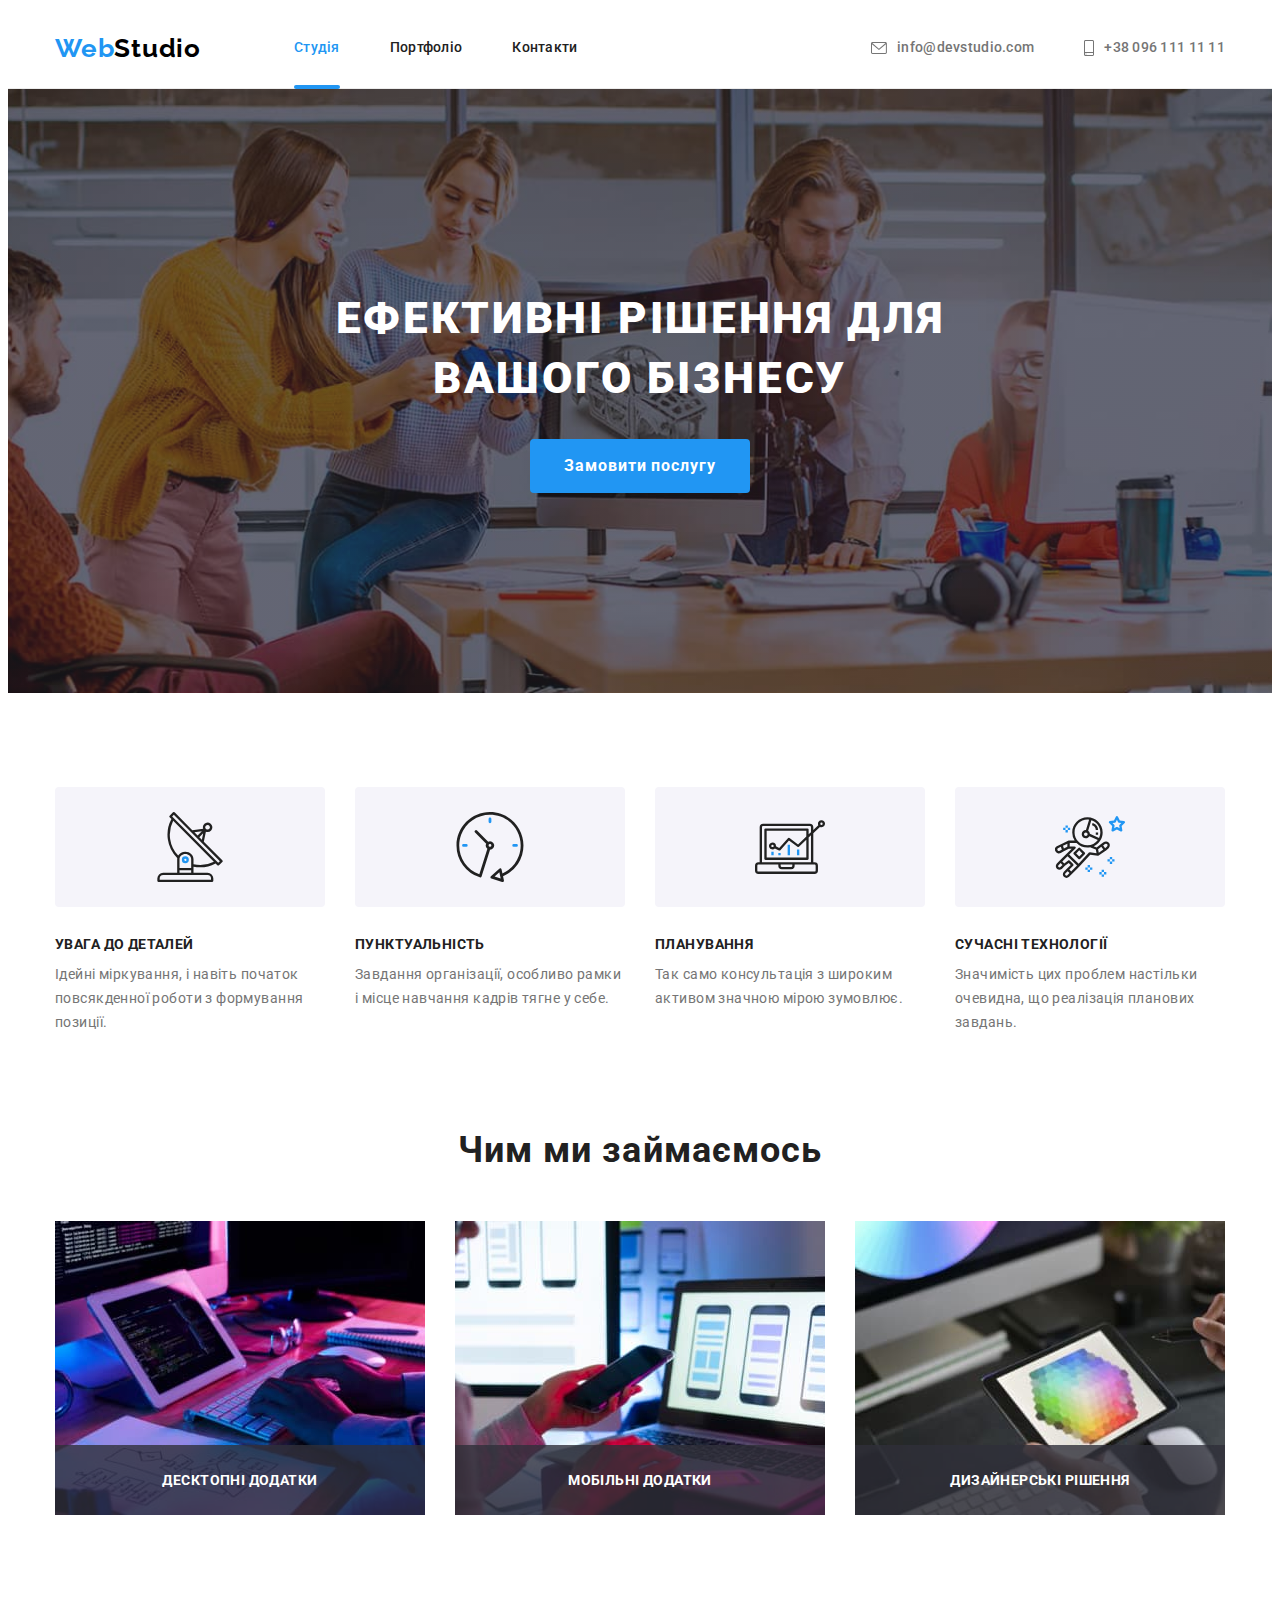
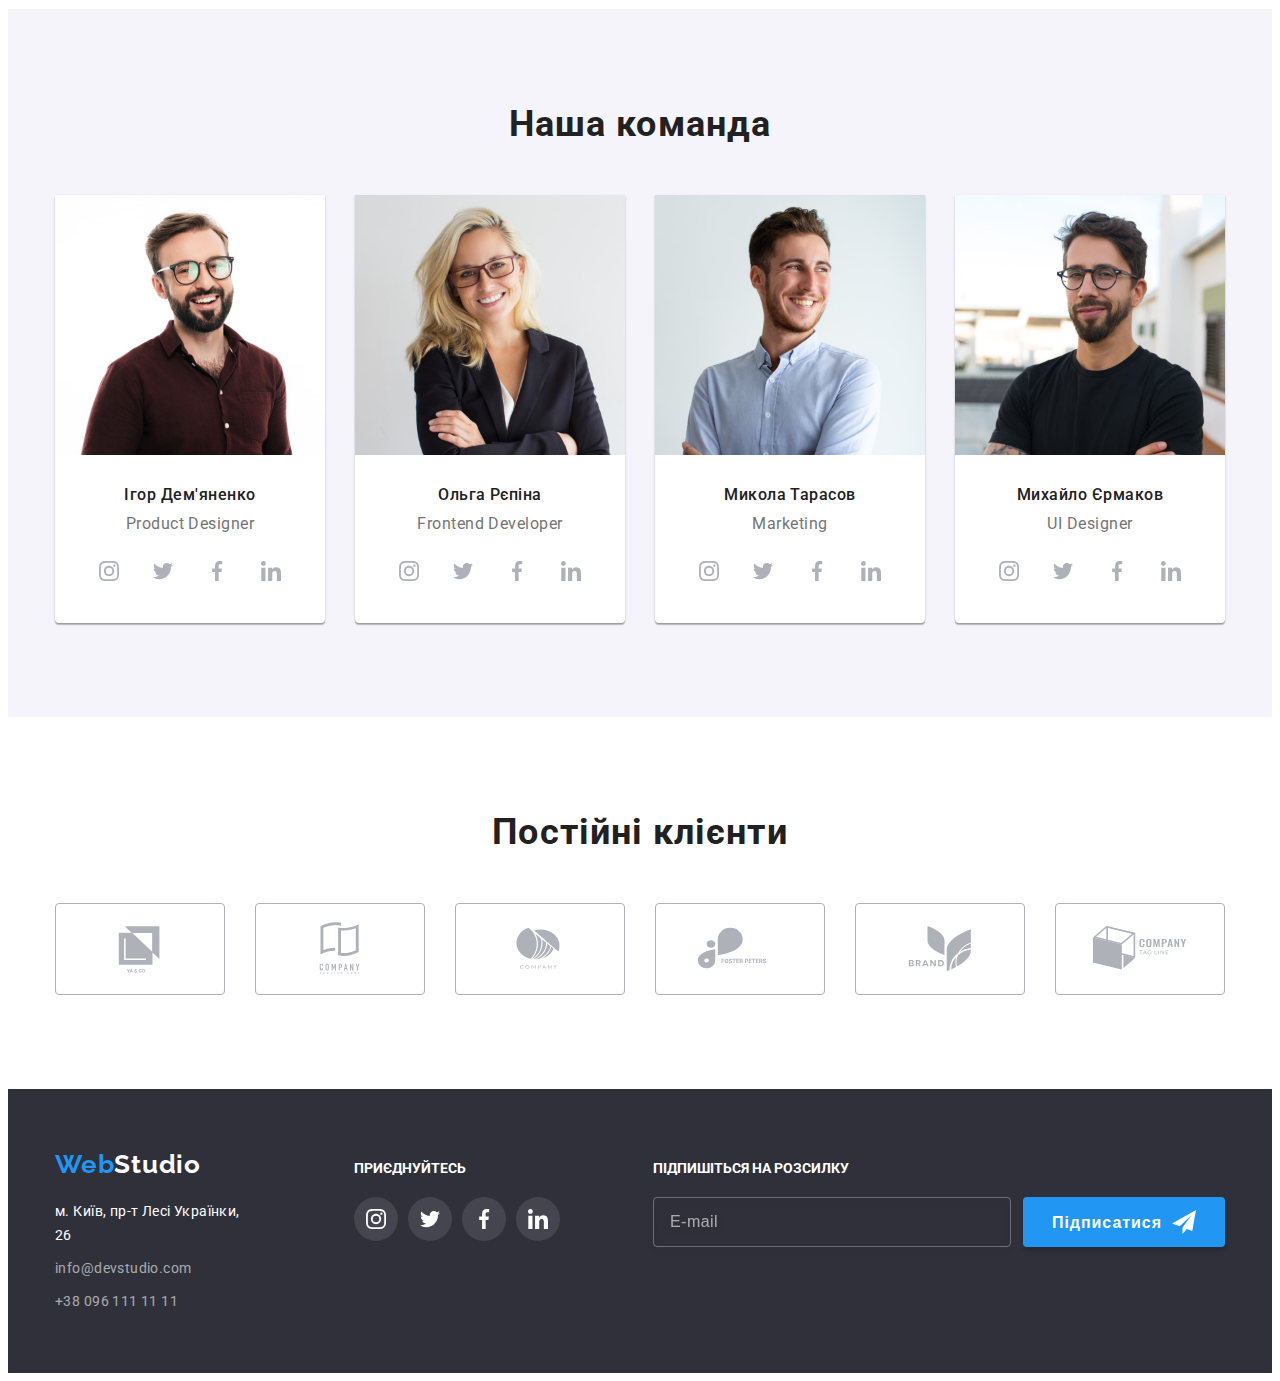
<file: index.html>
<!DOCTYPE html>
<html lang="uk">
  <head>
    <meta charset="UTF-8" />
    <meta http-equiv="X-UA-Compatible" content="IE=edge" />
    <meta name="viewport" content="width=device-width, initial-scale=1.0" />
    <title>webstudio</title>
    <link rel="preconnect" href="https://fonts.googleapis.com" />
    <link rel="preconnect" href="https://fonts.gstatic.com" crossorigin />
    <link
      href="https://fonts.googleapis.com/css2?family=Raleway:wght@700&family=Roboto:wght@400;500;700;900&display=swap"
      rel="stylesheet"
    />
    <link
      rel="stylesheet"
      href="https://cdnjs.cloudflare.com/ajax/libs/modern-normalize/1.1.0/modern-normalize.min.css"
      integrity="sha512-wpPYUAdjBVSE4KJnH1VR1HeZfpl1ub8YT/NKx4PuQ5NmX2tKuGu6U/JRp5y+Y8XG2tV+wKQpNHVUX03MfMFn9Q=="
      crossorigin="anonymous"
      referrerpolicy="no-referrer"
    />
    <link rel="stylesheet" href="./css/styles.css" />
  </head>
  <body>
    <header class="header">
      <div class="container header-container">
        <nav class="header-navigation">
          <a class="header-logo link" href="./index.html"
            ><span class="logo-accent">Web</span>Studio</a
          >
          <ul class="container-links list">
            <li class="list-navi">
              <a class="header-link current" href="./index.html">Студія</a>
            </li>
            <li>
              <a class="header-link" href="./portfolio.html">Портфоліо</a>
            </li>
            <li>
              <a class="header-link" href="#">Контакти</a>
            </li>
          </ul>
        </nav>
        <ul class="header-contact list">
          <li>
            <a class="contact-mail" href="mailto:info@devstudio.com">
              <svg class="icon-mail" width="16" height="12">
                <use href="./images/icons.svg#icon-mail"></use>
              </svg>
              info@devstudio.com</a
            >
          </li>
          <li>
            <a class="contact-tel" href="tel:+380961111111">
              <svg class="icon-tel" width="10" height="16">
                <use href="./images/icons.svg#icon-smartphone"></use>
              </svg>
              +38 096 111 11 11</a
            >
          </li>
        </ul>
      </div>
    </header>
    <main class="main">
      <section class="section-hero">
        <h1 class="headline">
          Ефективні рішення для <br />
          вашого бізнесу
        </h1>
        <button class="btn" type="button" data-modal-open>
          Замовити послугу
        </button>
      </section>
      <section class="section section-benefits">
        <div class="cont-benefits container">
          <h2 class="subject visually-hidden">наші переваги</h2>
          <ul class="benefits-list list">
            <li class="benefits-item">
              <div class="benefits-icon">
                <svg width="70" height="70">
                  <use href="./images/icons.svg#icon-antenna"></use>
                </svg>
              </div>
              <h3 class="subtitle">Увага до деталей</h3>
              <p class="text">
                Ідейні міркування, і навіть початок повсякденної роботи з
                формування позиції.
              </p>
            </li>
            <li class="benefits-item">
              <div class="benefits-icon">
                <svg width="70" height="70">
                  <use href="./images/icons.svg#icon-clock"></use>
                </svg>
              </div>
              <h3 class="subtitle">Пунктуальність</h3>
              <p class="text">
                Завдання організації, особливо рамки і місце навчання кадрів
                тягне у себе.
              </p>
            </li>
            <li class="benefits-item">
              <div class="benefits-icon">
                <svg width="70" height="70">
                  <use href="./images/icons.svg#icon-diagram"></use>
                </svg>
              </div>
              <h3 class="subtitle">Планування</h3>
              <p class="text">
                Так само консультація з широким активом значною мірою зумовлює.
              </p>
            </li>
            <li class="benefits-item">
              <div class="benefits-icon">
                <svg width="70" height="70">
                  <use href="./images/icons.svg#icon-astronaut"></use>
                </svg>
              </div>
              <h3 class="subtitle">Сучасні технології</h3>
              <p class="text">
                Значимість цих проблем настільки очевидна, що реалізація
                планових завдань.
              </p>
            </li>
          </ul>
        </div>
      </section>
      <section class="section section-work">
        <div class="container">
          <h3 class="middle-section">Чим ми займаємось</h3>
          <ul class="work-list list">
            <li>
              <img
                src="./images/hw_img1.jpg"
                alt="людина програмує перед монітором"
                width="370"
                height="294"
              />
              <div class="work-lable">
                <h4 class="work-title">Десктопні додатки</h4>
              </div>
            </li>
            <li>
              <img
                src="./images/hw_img2.jpg"
                alt="людина працює за ноутбуком та смартфоном"
                width="370"
                height="294"
              />
              <div class="work-lable">
                <h4 class="work-title">Мобільні додатки</h4>
              </div>
            </li>
            <li>
              <img
                src="./images/hw_img3.jpg"
                alt="людина працює на планшеті"
                width="370"
                height="294"
              />
              <div class="work-lable">
                <h4 class="work-title">Дизайнерські рішення</h4>
              </div>
            </li>
          </ul>
        </div>
      </section>
      <section class="section section-team">
        <div class="team-section container">
          <h2 class="team-title">Наша команда</h2>
          <ul class="team-book list">
            <li class="team-list">
              <img
                src="./images/worker1.jpg"
                alt="чоловік в окулярах"
                width="270"
                height="260"
              />
              <div class="team-name">
                <h3 class="team-subtitle">Ігор Дем'яненко</h3>
                <p class="team-text">Product Designer</p>
                <ul class="team-soc-list list">
                  <li class="team-soc-item">
                    <a
                      href="#"
                      class="team-soc-link link"
                      target="_blank"
                      rel="noopener noreferrer nofollow"
                    >
                      <svg class="team-soc-icon" width="20" height="20">
                        <use href="./images/icons.svg#icon-instagram"></use>
                      </svg>
                    </a>
                  </li>
                  <li class="team-soc-item">
                    <a
                      href="#"
                      class="team-soc-link link"
                      target="_blank"
                      rel="noopener noreferrer nofollow"
                    >
                      <svg class="team-soc-icon" width="20" height="20">
                        <use href="./images/icons.svg#icon-twitter"></use>
                      </svg>
                    </a>
                  </li>
                  <li class="team-soc-item">
                    <a
                      href="#"
                      class="team-soc-link link"
                      target="_blank"
                      rel="noopener noreferrer nofollow"
                    >
                      <svg class="team-soc-icon" width="20" height="20">
                        <use href="./images/icons.svg#icon-facebook"></use>
                      </svg>
                    </a>
                  </li>
                  <li class="team-soc-item">
                    <a
                      href="#"
                      class="team-soc-link link"
                      target="_blank"
                      rel="noopener noreferrer nofollow"
                    >
                      <svg class="team-soc-icon" width="20" height="20">
                        <use href="./images/icons.svg#icon-linkedin"></use>
                      </svg>
                    </a>
                  </li>
                </ul>
              </div>
            </li>
            <li class="team-list">
              <img
                src="./images/worker2.jpg"
                alt="жінка в окулярах"
                width="270"
                height="260"
              />
              <div class="team-name">
                <h3 class="team-subtitle">Ольга Рєпіна</h3>
                <p class="team-text">Frontend Developer</p>
                <ul class="team-soc-list list">
                  <li class="team-soc-item">
                    <a
                      href="#"
                      class="team-soc-link link"
                      target="_blank"
                      rel="noopener noreferrer nofollow"
                    >
                      <svg class="team-soc-icon" width="20" height="20">
                        <use href="./images/icons.svg#icon-instagram"></use>
                      </svg>
                    </a>
                  </li>
                  <li class="team-soc-item">
                    <a
                      href="#"
                      class="team-soc-link link"
                      target="_blank"
                      rel="noopener noreferrer nofollow"
                    >
                      <svg class="team-soc-icon" width="20" height="20">
                        <use href="./images/icons.svg#icon-twitter"></use>
                      </svg>
                    </a>
                  </li>
                  <li class="team-soc-item">
                    <a
                      href="#"
                      class="team-soc-link link"
                      target="_blank"
                      rel="noopener noreferrer nofollow"
                    >
                      <svg class="team-soc-icon" width="20" height="20">
                        <use href="./images/icons.svg#icon-facebook"></use>
                      </svg>
                    </a>
                  </li>
                  <li class="team-soc-item">
                    <a
                      href="#"
                      class="team-soc-link link"
                      target="_blank"
                      rel="noopener noreferrer nofollow"
                    >
                      <svg class="team-soc-icon" width="20" height="20">
                        <use href="./images/icons.svg#icon-linkedin"></use>
                      </svg>
                    </a>
                  </li>
                </ul>
              </div>
            </li>
            <li class="team-list">
              <img
                src="./images/worker3.jpg"
                alt="хлопець посміхається"
                width="270"
                height="260"
              />
              <div class="team-name">
                <h3 class="team-subtitle">Микола Тарасов</h3>
                <p class="team-text">Marketing</p>
                <ul class="team-soc-list list">
                  <li class="team-soc-item">
                    <a
                      href="#"
                      class="team-soc-link link"
                      target="_blank"
                      rel="noopener noreferrer nofollow"
                    >
                      <svg class="team-soc-icon" width="20" height="20">
                        <use href="./images/icons.svg#icon-instagram"></use>
                      </svg>
                    </a>
                  </li>
                  <li class="team-soc-item">
                    <a
                      href="#"
                      class="team-soc-link link"
                      target="_blank"
                      rel="noopener noreferrer nofollow"
                    >
                      <svg class="team-soc-icon" width="20" height="20">
                        <use href="./images/icons.svg#icon-twitter"></use>
                      </svg>
                    </a>
                  </li>
                  <li class="team-soc-item">
                    <a
                      href="#"
                      class="team-soc-link link"
                      target="_blank"
                      rel="noopener noreferrer nofollow"
                    >
                      <svg class="team-soc-icon" width="20" height="20">
                        <use href="./images/icons.svg#icon-facebook"></use>
                      </svg>
                    </a>
                  </li>
                  <li class="team-soc-item">
                    <a
                      href="#"
                      class="team-soc-link link"
                      target="_blank"
                      rel="noopener noreferrer nofollow"
                    >
                      <svg class="team-soc-icon" width="20" height="20">
                        <use href="./images/icons.svg#icon-linkedin"></use>
                      </svg>
                    </a>
                  </li>
                </ul>
              </div>
            </li>
            <li class="team-list">
              <img
                src="./images/worker4.jpg"
                alt="чоловік в окулярах"
                width="270"
                height="260"
              />
              <div class="team-name">
                <h3 class="team-subtitle">Михайло Єрмаков</h3>
                <p class="team-text">UI Designer</p>
                <ul class="team-soc-list list">
                  <li class="team-soc-item">
                    <a
                      href="#"
                      class="team-soc-link link"
                      target="_blank"
                      rel="noopener noreferrer nofollow"
                    >
                      <svg class="team-soc-icon" width="20" height="20">
                        <use href="./images/icons.svg#icon-instagram"></use>
                      </svg>
                    </a>
                  </li>
                  <li class="team-soc-item">
                    <a
                      href="#"
                      class="team-soc-link link"
                      target="_blank"
                      rel="noopener noreferrer nofollow"
                    >
                      <svg class="team-soc-icon" width="20" height="20">
                        <use href="./images/icons.svg#icon-twitter"></use>
                      </svg>
                    </a>
                  </li>
                  <li class="team-soc-item">
                    <a
                      href="#"
                      class="team-soc-link link"
                      target="_blank"
                      rel="noopener noreferrer nofollow"
                    >
                      <svg class="team-soc-icon" width="20" height="20">
                        <use href="./images/icons.svg#icon-facebook"></use>
                      </svg>
                    </a>
                  </li>
                  <li class="team-soc-item">
                    <a
                      href="#"
                      class="team-soc-link link"
                      target="_blank"
                      rel="noopener noreferrer nofollow"
                    >
                      <svg class="team-soc-icon" width="20" height="20">
                        <use href="./images/icons.svg#icon-linkedin"></use>
                      </svg>
                    </a>
                  </li>
                </ul>
              </div>
            </li>
          </ul>
        </div>
      </section>
      <section class="clients-section section">
        <div class="container">
          <h2 class="clients-title">Постійні клієнти</h2>
          <ul class="clients-list list">
            <li class="clients-item">
              <a href="#" class="clients-link link">
                <svg class="clients-icon" width="106" height="60">
                  <use href="./images/icons.svg#icon-logo1"></use>
                </svg>
              </a>
            </li>
            <li class="clients-item">
              <a href="#" class="clients-link link">
                <svg class="clients-icon" width="106" height="60">
                  <use href="./images/icons.svg#icon-logo2"></use>
                </svg>
              </a>
            </li>
            <li class="clients-item">
              <a href="#" class="clients-link link">
                <svg class="clients-icon" width="106" height="60">
                  <use href="./images/icons.svg#icon-logo3"></use>
                </svg>
              </a>
            </li>
            <li class="clients-item">
              <a href="#" class="clients-link link">
                <svg class="clients-icon" width="106" height="60">
                  <use href="./images/icons.svg#icon-logo4"></use>
                </svg>
              </a>
            </li>
            <li class="clients-item">
              <a href="#" class="clients-link link">
                <svg class="clients-icon" width="106" height="60">
                  <use href="./images/icons.svg#icon-logo5"></use>
                </svg>
              </a>
            </li>
            <li class="clients-item">
              <a href="#" class="clients-link link">
                <svg class="clients-icon" width="106" height="60">
                  <use href="./images/icons.svg#icon-logo6"></use>
                </svg>
              </a>
            </li>
          </ul>
        </div>
      </section>
    </main>
    <footer class="footer">
      <div class="all-footer container">
        <div class="left-footer">
          <a class="footer-logo link" href="./index.html"
            ><span class="logo-accent">Web</span>Studio</a
          >
          <address>
            <ul class="list">
              <li>
                <a
                  class="map"
                  href="https://goo.gl/maps/CPtrU1FHBa2aNyZL9"
                  target="_blank"
                  rel="noopener noreferrer nofollow"
                >
                  м. Київ, пр-т Лесі Українки, 26</a
                >
              </li>
              <li class="footer-mail">
                <a class="footer-contact" href="mailto:info@devstudio.com"
                  >info@devstudio.com</a
                >
              </li>
              <li class="footer-tel">
                <a class="footer-contact" href="tel:+380961111111"
                  >+38 096 111 11 11</a
                >
              </li>
            </ul>
          </address>
        </div>
        <div class="footcont-soc">
          <p class="footer-soc-title">приєднуйтесь</p>
          <ul class="footer-soc-list list">
            <li class="footer-soc-item">
              <a
                href="#"
                class="footer-soc-link link"
                target="_blank"
                rel="noopener noreferrer nofollow"
              >
                <svg class="footer-soc-icon" width="20" height="20">
                  <use href="./images/icons.svg#icon-instagram"></use>
                </svg>
              </a>
            </li>
            <li class="footer-soc-item">
              <a
                href="#"
                class="footer-soc-link link"
                target="_blank"
                rel="noopener noreferrer nofollow"
              >
                <svg class="footer-soc-icon" width="20" height="20">
                  <use href="./images/icons.svg#icon-twitter"></use>
                </svg>
              </a>
            </li>
            <li class="footer-soc-item">
              <a
                href="#"
                class="footer-soc-link link"
                target="_blank"
                rel="noopener noreferrer nofollow"
              >
                <svg class="footer-soc-icon" width="20" height="20">
                  <use href="./images/icons.svg#icon-facebook"></use>
                </svg>
              </a>
            </li>
            <li class="footer-soc-item">
              <a
                href="#"
                class="footer-soc-link link"
                target="_blank"
                rel="noopener noreferrer nofollow"
              >
                <svg class="footer-soc-icon" width="20" height="20">
                  <use href="./images/icons.svg#icon-linkedin"></use>
                </svg>
              </a>
            </li>
          </ul>
        </div>
        <div class="footer-subscription">
          <p class="footer-subscription-title">Підпишіться на розсилку</p>
          <form class="form-footer">
            <label>
              <input
                class="footer-input"
                type="email"
                name="user-footer-mail"
                placeholder="E-mail"
              />
            </label>
            <button class="footer-btn" type="submit" name="submit-btn">
              Підписатися
              <svg class="icon-submit" width="24" height="24">
                <use href="./images/icons.svg#icon-icon-send"></use>
              </svg>
            </button>
          </form>
        </div>
      </div>
    </footer>
    <div class="backdrop is-hidden" data-modal>
      <div class="modal">
        <button type="button" class="modal-close" data-modal-close>
          <svg class="modal-clos-icon" width="18" height="18">
            <use href="./images/icons.svg#icon-modal-close"></use>
          </svg>
        </button>
        <p class="modal-title">Залиште свої дані, ми вам передзвонимо</p>
        <form class="form-modal">
          <div class="input-wrap">
            <label>
              <span class="input-title">Ім'я</span>
              <span class="input-text">
                <input
                  type="text"
                  name="user-name"
                  class="modal-input"
                  required
                />
                <svg class="modal-icon" width="18" height="18">
                  <use href="./images/icons.svg#icon-person-black"></use>
                </svg>
              </span>
            </label>
          </div>
          <div class="input-wrap">
            <label>
              <span class="input-title">Телефон</span>
              <span class="input-text">
                <input
                  type="tel"
                  name="user-tel"
                  class="modal-input"
                  required
                />
                <svg class="modal-icon" width="18" height="18">
                  <use href="./images/icons.svg#icon-phone-black"></use>
                </svg>
              </span>
            </label>
          </div>
          <div class="input-wrap">
            <label>
              <span class="input-title">Пошта</span>
              <span class="input-text">
                <input
                  type="email"
                  name="user-mail"
                  class="modal-input"
                  required
                />
                <svg class="modal-icon" width="18" height="18">
                  <use href="./images/icons.svg#icon-email-black"></use>
                </svg>
              </span>
            </label>
          </div>
          <label>
            <span class="input-title">Коментар</span>
            <textarea
              name="feedback"
              placeholder="Введіть текст"
              class="modal-input-textarea"
            ></textarea>
          </label>
          <div class="chekbox">
            <label class="chekbox-label">
              <input class="chekbox-input" type="checkbox" name="policy" />
              <svg class="chekbox-icon" width="16" height="15">
                <use href="./images/icons.svg#icon-check"></use>
              </svg>
              Погоджуюся з розсилкою та приймаю &nbsp;
              <a class="policy-link" href="">Умови договору</a>
            </label>
          </div>
          <button type="submit" class="form-btn btn">Відправити</button>
        </form>
      </div>
    </div>
    <script src="./js/modal.js"></script>
  </body>
</html>
</file>
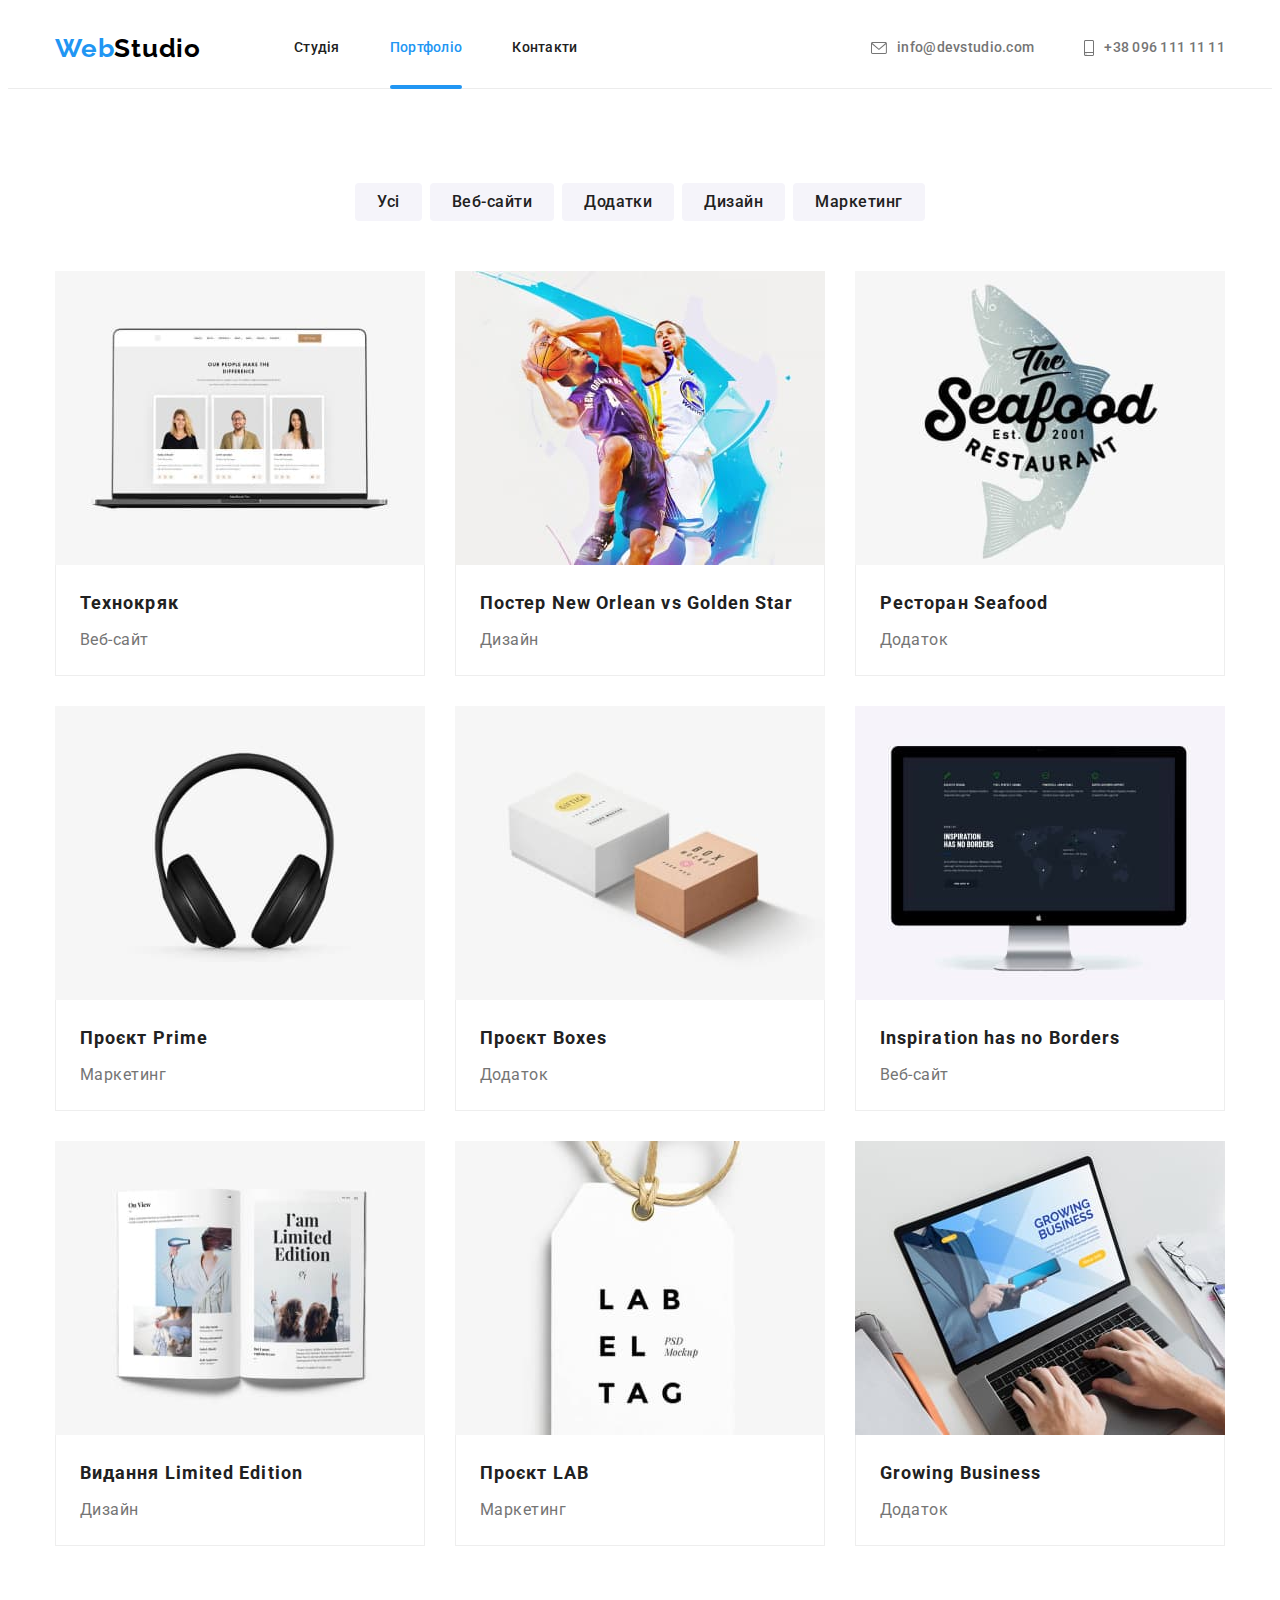
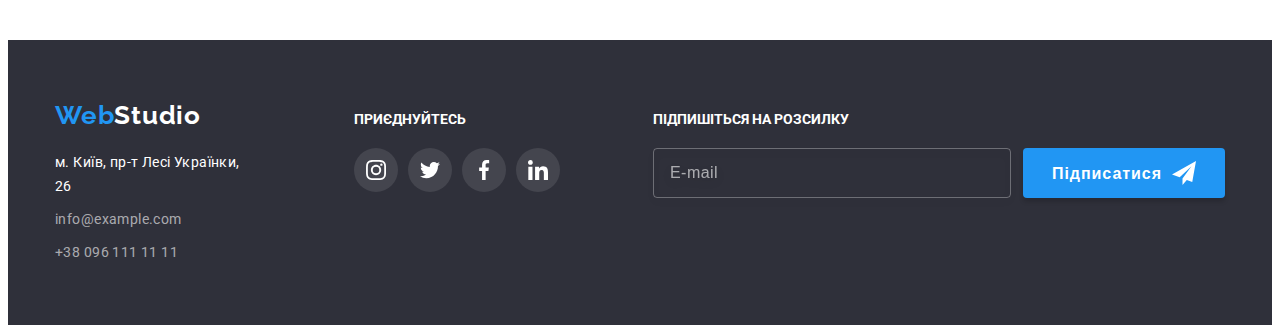
<file: portfolio.html>
<!DOCTYPE html>
<html lang="uk">
  <head>
    <meta charset="UTF-8" />
    <meta http-equiv="X-UA-Compatible" content="IE=edge" />
    <meta name="viewport" content="width=device-width, initial-scale=1.0" />
    <title>Portfolio</title>
    <link rel="preconnect" href="https://fonts.googleapis.com" />
    <link rel="preconnect" href="https://fonts.gstatic.com" crossorigin />
    <link
      href="https://fonts.googleapis.com/css2?family=Raleway:wght@700&family=Roboto:wght@400;500;700;900&display=swap"
      rel="stylesheet"
    />
    <link
      rel="stylesheet"
      href="https://cdnjs.cloudflare.com/ajax/libs/modern-normalize/1.1.0/modern-normalize.min.css"
      integrity="sha512-wpPYUAdjBVSE4KJnH1VR1HeZfpl1ub8YT/NKx4PuQ5NmX2tKuGu6U/JRp5y+Y8XG2tV+wKQpNHVUX03MfMFn9Q=="
      crossorigin="anonymous"
      referrerpolicy="no-referrer"
    />
    <link rel="stylesheet" href="./css/styles.css" />
  </head>
  <body class="body">
    <header class="header">
      <div class="container header-container">
        <nav class="header-navigation">
          <a class="header-logo link" href="./portfolio.html"
            ><span class="logo-accent">Web</span>Studio</a
          >
          <ul class="container-links list">
            <li><a class="header-link" href="./index.html">Студія</a></li>
            <li class="list-navi">
              <a class="header-link current" href="#">Портфоліо</a>
            </li>
            <li><a class="header-link" href="#">Контакти</a></li>
          </ul>
        </nav>
        <ul class="header-contact list">
          <li>
            <a class="contact-mail" href="mailto:info@devstudio.com">
              <svg class="icon-mail" width="16" height="12">
                <use href="./images/icons.svg#icon-mail"></use>
              </svg>
              info@devstudio.com</a
            >
          </li>
          <li>
            <a class="contact-tel" href="tel:+380961111111">
              <svg class="icon-tel" width="10" height="16">
                <use href="./images/icons.svg#icon-smartphone"></use>
              </svg>
              +38 096 111 11 11</a
            >
          </li>
        </ul>
      </div>
    </header>
    <main>
      <section class="section-filter">
        <div class="project-container container">
          <ul class="filter-list list">
            <li>
              <button class="filter-btn" type="button">Усі</button>
            </li>
            <li>
              <button class="filter-btn" type="button">Веб-сайти</button>
            </li>
            <li>
              <button class="filter-btn" type="button">Додатки</button>
            </li>
            <li>
              <button class="filter-btn" type="button">Дизайн</button>
            </li>
            <li>
              <button class="filter-btn" type="button">Маркетинг</button>
            </li>
          </ul>
          <h1 class="project-title link">Наші проекти</h1>
          <ul class="project-list list">
            <li class="project-item">
              <a class="project-link" href="#">
                <div class="portfolio-top-wrap">
                  <img
                    src="./images/portf-img1.jpg"
                    alt="екран ноутбука із зображенням фото людей"
                    width="370"
                    height="294"
                  />
                  <p class="portfolio-text">
                    Ресурс пропонує комплексні пропозиції з різним рівнем
                    функціоналу та сервісів. Все це дозволить відвідувачу
                    отримати вичерпні відомості про компанію чи приватну особу.
                  </p>
                </div>
                <div class="project-content">
                  <h3 class="project-caption">Технокряк</h3>
                  <p class="project-text">Веб-сайт</p>
                </div>
              </a>
            </li>
            <li class="project-item">
              <a class="project-link" href="#">
                <div class="portfolio-top-wrap">
                  <img
                    src="./images/portf-img2.jpg"
                    alt="два баскетболіста в
            боротьбі"
                    width="370"
                    height="294"
                  />
                  <p class="portfolio-text">
                    Ресурс пропонує комплексні пропозиції з різним рівнем
                    функціоналу та сервісів. Все це дозволить відвідувачу
                    отримати вичерпні відомості про компанію чи приватну особу.
                  </p>
                </div>
                <div class="project-content">
                  <h3 class="project-caption">
                    Постер New Orlean vs Golden Star
                  </h3>
                  <p class="project-text">Дизайн</p>
                </div>
              </a>
            </li>
            <li class="project-item">
              <a class="project-link" href="#">
                <div class="portfolio-top-wrap">
                  <img
                    src="./images/portf-img3.jpg"
                    alt="риба"
                    width="370"
                    height="294"
                  />
                  <p class="portfolio-text">
                    Ресурс пропонує комплексні пропозиції з різним рівнем
                    функціоналу та сервісів. Все це дозволить відвідувачу
                    отримати вичерпні відомості про компанію чи приватну особу.
                  </p>
                </div>
                <div class="project-content">
                  <h3 class="project-caption">Ресторан Seafood</h3>
                  <p class="project-text">Додаток</p>
                </div>
              </a>
            </li>
            <li class="project-item">
              <a class="project-link" href="#">
                <div class="portfolio-top-wrap">
                  <img
                    src="./images/portf-img4.jpg"
                    alt="навушники"
                    width="370"
                    height="294"
                  />
                  <p class="portfolio-text">
                    Ресурс пропонує комплексні пропозиції з різним рівнем
                    функціоналу та сервісів. Все це дозволить відвідувачу
                    отримати вичерпні відомості про компанію чи приватну особу.
                  </p>
                </div>
                <div class="project-content">
                  <h3 class="project-caption">Проєкт Prime</h3>
                  <p class="project-text">Маркетинг</p>
                </div>
              </a>
            </li>
            <li class="project-item">
              <a class="project-link" href="#">
                <div class="portfolio-top-wrap">
                  <img
                    src="./images/portf-img5.jpg"
                    alt="дві коробки"
                    width="370"
                    height="294"
                  />
                  <p class="portfolio-text">
                    Ресурс пропонує комплексні пропозиції з різним рівнем
                    функціоналу та сервісів. Все це дозволить відвідувачу
                    отримати вичерпні відомості про компанію чи приватну особу.
                  </p>
                </div>
                <div class="project-content">
                  <h3 class="project-caption">Проєкт Boxes</h3>
                  <p class="project-text">Додаток</p>
                </div>
              </a>
            </li>
            <li class="project-item">
              <a class="project-link" href="#">
                <div class="portfolio-top-wrap">
                  <img
                    src="./images/portf-img6.jpg"
                    alt="монітор"
                    width="370"
                    height="294"
                  />
                  <p class="portfolio-text">
                    Ресурс пропонує комплексні пропозиції з різним рівнем
                    функціоналу та сервісів. Все це дозволить відвідувачу
                    отримати вичерпні відомості про компанію чи приватну особу.
                  </p>
                </div>
                <div class="project-content">
                  <h3 class="project-caption">Inspiration has no Borders</h3>
                  <p class="project-text">Веб-сайт</p>
                </div>
              </a>
            </li>
            <li class="project-item">
              <a class="project-link" href="#">
                <div class="portfolio-top-wrap">
                  <img
                    src="./images/portf-img7.jpg"
                    alt="розгорнута книга"
                    width="370"
                    height="294"
                  />
                  <p class="portfolio-text">
                    Ресурс пропонує комплексні пропозиції з різним рівнем
                    функціоналу та сервісів. Все це дозволить відвідувачу
                    отримати вичерпні відомості про компанію чи приватну особу.
                  </p>
                </div>
                <div class="project-content">
                  <h3 class="project-caption">Видання Limited Edition</h3>
                  <p class="project-text">Дизайн</p>
                </div>
              </a>
            </li>
            <li class="project-item">
              <a class="project-link" href="#">
                <div class="portfolio-top-wrap">
                  <img
                    src="./images/portf-img8.jpg"
                    alt="етикетка"
                    width="370"
                    height="294"
                  />
                  <p class="portfolio-text">
                    Ресурс пропонує комплексні пропозиції з різним рівнем
                    функціоналу та сервісів. Все це дозволить відвідувачу
                    отримати вичерпні відомості про компанію чи приватну особу.
                  </p>
                </div>
                <div class="project-content">
                  <h3 class="project-caption">Проєкт LAB</h3>
                  <p class="project-text">Маркетинг</p>
                </div>
              </a>
            </li>
            <li class="project-item">
              <a class="project-link" href="#">
                <div class="portfolio-top-wrap">
                  <img
                    src="./images/portf-img9.jpg"
                    alt="людина працює за ноутбуком"
                    width="370"
                    height="294"
                  />
                  <p class="portfolio-text">
                    Ресурс пропонує комплексні пропозиції з різним рівнем
                    функціоналу та сервісів. Все це дозволить відвідувачу
                    отримати вичерпні відомості про компанію чи приватну особу.
                  </p>
                </div>
                <div class="project-content">
                  <h3 class="project-caption link">Growing Business</h3>
                  <p class="project-text">Додаток</p>
                </div>
              </a>
            </li>
          </ul>
        </div>
      </section>
    </main>
    <footer class="footer">
      <div class="all-footer container">
        <div class="left-footer">
          <a class="footer-logo link" href="./portfolio.html"
            ><span class="logo-accent">Web</span>Studio</a
          >
          <address>
            <ul>
              <li class="list">
                <a
                  class="map"
                  href="https://goo.gl/maps/CPtrU1FHBa2aNyZL9"
                  target="_blank"
                  rel="noopener noreferrer nofollow"
                >
                  м. Київ, пр-т Лесі Українки, 26</a
                >
              </li>
              <li class="footer-contact list">
                <a class="footer-contact" href="mailto:info@example.com"
                  >info@example.com</a
                >
              </li>
              <li class="footer-contact list">
                <a class="footer-contact" href="tel:+380961111111"
                  >+38 096 111 11 11</a
                >
              </li>
            </ul>
          </address>
        </div>
        <div class="footcont-soc">
          <p class="footer-soc-title">приєднуйтесь</p>
          <ul class="footer-soc-list list">
            <li class="footer-soc-item">
              <a
                href="#"
                class="footer-soc-link link"
                target="_blank"
                rel="noopener noreferrer nofollow"
              >
                <svg class="footer-soc-icon" width="20" height="20">
                  <use href="./images/icons.svg#icon-instagram"></use>
                </svg>
              </a>
            </li>
            <li class="footer-soc-item">
              <a
                href="#"
                class="footer-soc-link link"
                target="_blank"
                rel="noopener noreferrer nofollow"
              >
                <svg class="footer-soc-icon" width="20" height="20">
                  <use href="./images/icons.svg#icon-twitter"></use>
                </svg>
              </a>
            </li>
            <li class="footer-soc-item">
              <a
                href="#"
                class="footer-soc-link link"
                target="_blank"
                rel="noopener noreferrer nofollow"
              >
                <svg class="footer-soc-icon" width="20" height="20">
                  <use href="./images/icons.svg#icon-facebook"></use>
                </svg>
              </a>
            </li>
            <li class="footer-soc-item">
              <a
                href="#"
                class="footer-soc-link link"
                target="_blank"
                rel="noopener noreferrer nofollow"
              >
                <svg class="footer-soc-icon" width="20" height="20">
                  <use href="./images/icons.svg#icon-linkedin"></use>
                </svg>
              </a>
            </li>
          </ul>
        </div>
        <div class="footer-subscription">
          <p class="footer-subscription-title">Підпишіться на розсилку</p>
          <form class="form-footer">
            <label>
              <input
                class="footer-input"
                type="email"
                name="user-footer-mail"
                placeholder="E-mail"
              />
            </label>
            <button class="footer-btn" type="submit" name="submit-btn">
              Підписатися
              <svg class="icon-submit" width="24" height="24">
                <use href="./images/icons.svg#icon-icon-send"></use>
              </svg>
            </button>
          </form>
        </div>
      </div>
    </footer>
  </body>
</html>
</file>
<file: css/styles.css>
:root {
  --primary-text-color: #757575;
  --title-text-color: #000000;
  --accent-color: #2196f3;
  --caption-text-color: #212121;
  --title-background-color: #2f303a;
  --btn-hover-bgcolor: #188ce8;

  --section-backgraund-color: #ffffff;
  --footer-contact-color: rgba(255, 255, 255, 0.6);
  --filter-bg-color: #f5f4fa;
  --soc-icon-color: #afb1b8;
}
html {
  box-sizing: border-box;
}
*,
*::before,
*::after {
  box-sizing: inherit;
}

p,
h1,
h2,
h3,
h4,
h5,
h6 {
  margin: 0;
}
ul,
ol {
  margin: 0;
  padding-left: 0;
}
address {
  font-style: normal;
}
img {
  display: block;
  max-width: 100%;
  height: auto;
}
body {
  font-family: "Roboto", sans-serif;
  color: var(--primary-text-color);
  background-color: var(--section-backgraund-color);
}
/*клас конейнера загальний для div*/
.container {
  width: 1200px;
  padding-left: 15px;
  padding-right: 15px;
  margin: 0 auto;
}
.link {
  text-decoration: none;
}
.list {
  list-style: none;
}
/*---Header---*/
.header {
  border-bottom: 1px solid rgba(236, 236, 236, 1);
}
.header-container {
  display: flex;
  align-items: center;
}
.header-navigation {
  display: flex;
  align-items: center;
}
.header-logo {
  margin-right: 93px;
  font-family: "Raleway";
  font-style: normal;
  font-weight: 700;
  font-size: 26px;
  line-height: 1.19;
  letter-spacing: 0.03em;
  color: var(--title-text-color);
}
.logo-accent {
  font-family: "Raleway", sans-serif;
  font-style: normal;
  font-weight: 700;
  font-size: 26px;
  line-height: 1.19;
  letter-spacing: 0.03em;
  color: var(--accent-color);
}

.container-links {
  display: flex;
  gap: 50px;
}

.header-link {
  display: block;
  gap: 50px;
  padding-top: 32px;
  padding-bottom: 32px;

  font-weight: 500;
  font-size: 14px;
  line-height: 1.14;
  letter-spacing: 0.02em;
  color: var(--caption-text-color);
  text-decoration: none;

  transition-property: color;
  transition-duration: 250ms;
  transition-timing-function: cubic-bezier(0.4, 0, 0.2, 1);
}
.header-link:hover,
.header-link:focus {
  color: var(--accent-color);
}
/*нижня полоса*/
.list-navi {
  position: relative;
}
.current::after {
  position: absolute;
  content: "";
  width: 100%;
  height: 4px;
  border-radius: 2px;
  left: 0;
  bottom: -1px;
  display: flex;
  background-color: var(--accent-color);
}

.header-contact {
  display: flex;
  gap: 50px;
  margin-left: auto;
}
.contact-mail,
.contact-tel {
  display: flex;
  padding-top: 32px;
  padding-bottom: 32px;

  font-weight: 500;
  font-size: 14px;
  line-height: 1.14;
  letter-spacing: 0.02em;
  color: var(--primary-text-color);
  text-decoration: none;
  align-items: center;

  transition-property: color;
  transition-duration: 250ms;
  transition-timing-function: cubic-bezier(0.4, 0, 0.2, 1);
}
.icon-mail {
  display: inline-block;
  margin-right: 10px;
  fill: var(--primary-text-color);
  transition-property: fill;
  transition-duration: 250ms;
  transition-timing-function: cubic-bezier(0.4, 0, 0.2, 1);
}
.icon-tel {
  display: inline-block;
  margin-right: 10px;
  fill: var(--primary-text-color);
  transition-property: fill;
  transition-duration: 250ms;
  transition-timing-function: cubic-bezier(0.4, 0, 0.2, 1);
}

.contact-mail:hover .icon-mail,
.contact-mail:focus .icon-mail {
  fill: var(--accent-color);
}
.contact-tel:hover .icon-tel,
.contact-tel:focus .icon-tel {
  fill: var(--accent-color);
}
.contact-mail:hover,
.contact-mail:focus {
  color: var(--accent-color);
}
.contact-tel:hover,
.contact-tel:focus {
  color: var(--accent-color);
}
/*---HERO---*/
.section-hero {
  padding-top: 200px;
  padding-bottom: 200px;
  background-color: #c4c4c4;
  background-image: linear-gradient(
      rgba(47, 48, 58, 0.4),
      rgba(47, 48, 58, 0.4)
    ),
    url(../images/hero-bg.jpg);
  background-repeat: no-repeat;
  background-position: center;
  background-size: cover;
  max-width: 1600px;
  margin-left: auto;
  margin-right: auto;
  text-align: center;
}
.headline {
  margin-top: 0;
  margin-bottom: 30px;
  font-weight: 900;
  font-size: 44px;
  line-height: 1.36;
  text-align: center;
  letter-spacing: 0.06em;
  text-transform: uppercase;
  color: var(--section-backgraund-color);
}

.btn {
  min-width: 216px;
  padding: 10px 32px;
  border-radius: 4px;
  border-color: transparent;

  font-family: inherit;
  font-style: normal;
  font-weight: 700;
  font-size: 16px;
  line-height: 1.88;
  letter-spacing: 0.06em;
  color: var(--section-backgraund-color);
  background-color: var(--accent-color);
  cursor: pointer;

  transition-property: background-color;
  transition-duration: 250ms;
  transition-timing-function: cubic-bezier(0.4, 0, 0.2, 1);
}
.btn:hover,
.btn:focus {
  background-color: var(--btn-hover-bgcolor);
  box-shadow: 0px 4px 4px rgba(0, 0, 0, 0.15);
  border-radius: 4px;
}
/*---Portfolio---*/
.filter-container {
  margin-bottom: 8px;
}
.section-filter {
  padding-top: 94px;
  padding-bottom: 94px;
}

.filter-list {
  display: flex;
  justify-content: center;
  gap: 8px;
}

.filter-btn {
  padding: 6px 22px;
  border: transparent;
  border-radius: 4px;
  gap: 8px;

  font-family: inherit;
  font-style: normal;
  font-weight: 500;
  font-size: 16px;
  line-height: 1.63;
  text-align: center;
  letter-spacing: 0.03em;
  color: var(--caption-text-color);
  background-color: var(--filter-bg-color);
  cursor: pointer;

  transition-property: color, background-color, box-shadow;
  transition-duration: 250ms;
  transition-timing-function: cubic-bezier(0.4, 0, 0.2, 1);
}
.filter-btn:hover,
.filter-btn:focus {
  color: var(--section-backgraund-color);
  background-color: var(--accent-color);
  box-shadow: 0px 3px 1px rgba(0, 0, 0, 0.1), 0px 1px 2px rgba(0, 0, 0, 0.08),
    0px 2px 2px rgba(0, 0, 0, 0.12);
}
.visually-hidden {
  position: absolute;
  white-space: nowrap;
  width: 1px;
  height: 1px;
  overflow: hidden;
  border: 0;
  padding: 0;
  clip: rect(0 0 0 0);
  clip-path: inset(50%);
  margin: -1px;
}

.project-title {
  visibility: hidden;
  margin-bottom: 0px;
  font-size: 0px;
}
/*---Проекти-Контейнер-сітка---*/
.project-list {
  display: flex;
  flex-wrap: wrap;
  margin-top: 50px;
  gap: 30px;
}

.project-content {
  padding-top: 20px;
  padding-bottom: 20px;
  padding-left: 24px;
  padding-right: 24px;
  border-left: 1px solid #eeeeee;
  border-right: 1px solid #eeeeee;
  border-bottom: 1px solid #eeeeee;
}
.portfolio-top-wrap {
  position: relative;
  overflow: hidden;
}
.portfolio-text {
  margin: 0;
  font-size: 18px;
  line-height: 1.56;
  letter-spacing: 0.03em;
  color: var(--section-backgraund-color);
  background-color: rgba(33, 150, 243, 0.9);
  padding: 63px 24px;

  position: absolute;
  width: 100%;
  height: 100%;
  top: 0;
  transform: translateY(100%);
  transition: transform 250ms cubic-bezier(0.4, 0, 0.2, 1);
  overflow: auto;
}
.project-item:hover .portfolio-text {
  transform: translateY(0);
}
.project-link:focus .portfolio-text {
  transform: translateY(0);
}
/*---Наші переваги---*/
.section {
  padding-top: 94px;
  padding-bottom: 0px;
}
.cont-benefits {
  display: block;
}
.benefits-list {
  display: flex;
  flex-wrap: wrap;
}
.benefits-item {
  width: 270px;
  margin-right: 30px;
}
.benefits-list .benefits-item:nth-child(4n) {
  margin-right: 0px;
}
.subtitle {
  margin-bottom: 10px;

  font-weight: 700;
  font-size: 14px;
  line-height: 1.14;
  letter-spacing: 0.03em;
  text-transform: uppercase;
  color: var(--caption-text-color);
}
.text {
  margin-top: 0px;
  margin-bottom: 0px;

  font-size: 14px;
  line-height: 1.71;
  letter-spacing: 0.03em;
  color: var(--primary-text-color);
}
.benefits-icon {
  width: 270px;
  height: 120px;
  background-color: var(--filter-bg-color);
  border-radius: 4px;
  margin-bottom: 30px;
  display: flex;
  align-items: center;
  justify-content: center;
}
/*---Чим ми займаємось---*/
.section-work {
  padding-bottom: 94px;
}
.work-list {
  display: flex;
  gap: 30px;
  position: relative;
}
.middle-section {
  margin-bottom: 50px;

  font-weight: 700;
  font-size: 36px;
  line-height: 42px;
  text-align: center;
  letter-spacing: 0.03em;
  color: var(--caption-text-color);
}

.work-title {
  font-size: 14px;
  line-height: 16px;
  text-align: center;
  letter-spacing: 0.03em;
  text-transform: uppercase;
  color: var(--section-backgraund-color);
  background-color: rgba(47, 48, 58, 0.8);
  padding-top: 27px;
  padding-bottom: 27px;
  position: absolute;
  width: 370px;
  top: 224px;
}

/*---Наша команда---*/
.section-team {
  padding-bottom: 94px;
  background-color: var(--filter-bg-color);
}
.team-title {
  margin-bottom: 50px;

  font-weight: 700;
  font-size: 36px;
  line-height: 1.17;
  text-align: center;
  letter-spacing: 0.03em;
  color: var(--caption-text-color);
}
.team-section {
  text-align: center;
}
.team-book {
  display: flex;
  gap: 30px;
}
.team-list {
  background-color: var(--section-backgraund-color);
  box-shadow: 0px 1px 3px rgba(0, 0, 0, 0.12), 0px 1px 1px rgba(0, 0, 0, 0.14),
    0px 2px 1px rgba(0, 0, 0, 0.2);
  border-radius: 0px 0px 4px 4px;
}
.team-name {
  padding-top: 30px;
  padding-bottom: 30px;
}
.team-subtitle {
  font-weight: 500;
  font-size: 16px;
  line-height: 1.19;
  text-align: center;
  letter-spacing: 0.03em;
  color: var(--caption-text-color);
}
.team-text {
  margin-top: 10px;
  margin-bottom: 16px;

  font-size: 16px;
  line-height: 1.19;
  text-align: center;
  letter-spacing: 0.03em;
  color: var(--primary-text-color);
}
.team-soc-list {
  display: flex;
  justify-content: center;
  gap: 10px;
}
.team-soc-item {
  width: 44px;
  height: 44px;
}
.team-soc-link {
  width: 100%;
  height: 100%;
  border-radius: 50%;
  display: flex;
  align-items: center;
  justify-content: center;

  transition-property: background-color;
  transition-duration: 250ms;
  transition-timing-function: cubic-bezier(0.4, 0, 0.2, 1);
}
.team-soc-link:hover,
.team-soc-link:focus {
  background-color: var(--accent-color);
}
.team-soc-icon {
  fill: var(--soc-icon-color);

  transition-property: fill;
  transition-duration: 250ms;
  transition-timing-function: cubic-bezier(0.4, 0, 0.2, 1);
}
.team-soc-link:hover .team-soc-icon,
.team-soc-link:focus .team-soc-icon {
  fill: var(--section-backgraund-color);
}
.project-link {
  display: block;
  text-decoration: none;
  transition-property: box-shadow;
  transition-duration: 250ms;
  transition-timing-function: cubic-bezier(0.4, 0, 0.2, 1);
}
.project-link:hover,
.project-link:focus {
  box-shadow: 0px 1px 1px rgba(0, 0, 0, 0.12), 0px 4px 4px rgba(0, 0, 0, 0.06),
    1px 4px 6px rgba(0, 0, 0, 0.16);
}
.project-caption {
  font-weight: 700;
  font-size: 18px;
  line-height: 2;
  letter-spacing: 0.06em;
  color: var(--caption-text-color);
}
.project-text {
  margin-top: 4px;
  margin-bottom: 0;

  font-size: 16px;
  line-height: 1.88;
  letter-spacing: 0.03em;
  color: var(--primary-text-color);
}
/*---Клієнти---*/
.clients-section {
  padding-bottom: 94px;
}
.clients-title {
  font-weight: 700;
  font-size: 36px;
  line-height: 1.17;
  text-align: center;
  letter-spacing: 0.03em;
  color: var(--caption-text-color);
  margin-bottom: 50px;
}
.clients-list {
  display: flex;
  gap: 30px;
}

.clients-item {
  width: 170px;
  height: 92px;
}
.clients-link {
  width: 100%;
  height: 100%;
  border: 1px solid #afb1b8;
  border-radius: 4px;
  display: flex;
  align-items: center;
  justify-content: center;
  transition-property: border-color;
  transition-duration: 250ms;
  transition-timing-function: cubic-bezier(0.4, 0, 0.2, 1);
}

.clients-icon {
  fill: var(--soc-icon-color);
  transition-property: fill;
  transition-duration: 250ms;
  transition-timing-function: cubic-bezier(0.4, 0, 0.2, 1);
}
.clients-link:hover,
.clients-link:focus {
  border-color: var(--accent-color);
}
.clients-link:hover .clients-icon,
.clients-link:focus .clients-icon {
  fill: var(--accent-color);
}
/*---Footer---*/
.footer {
  padding-top: 60px;
  padding-bottom: 60px;
  background-color: var(--title-background-color);
}
address {
  margin-top: 20px;
}
.map {
  font-size: 14px;
  line-height: 1.71;
  letter-spacing: 0.03em;
  color: var(--section-backgraund-color);
  text-decoration: none;

  transition-property: color;
  transition-duration: 250ms;
  transition-timing-function: cubic-bezier(0.4, 0, 0.2, 1);
}
.map:hover,
.map:focus {
  color: var(--accent-color);
}
.footer-mail {
  margin-top: 9px;
}
.footer-tel {
  margin-top: 9px;
}
.footer-contact {
  margin-top: 9px;

  font-size: 14px;
  line-height: 1.71;
  letter-spacing: 0.03em;
  color: var(--footer-contact-color);
  text-decoration: none;

  transition-property: color;
  transition-duration: 250ms;
  transition-timing-function: cubic-bezier(0.4, 0, 0.2, 1);
}
.footer-contact:hover,
.footer-contact:focus {
  color: var(--accent-color);
}
.footer-logo {
  font-family: "Raleway";
  font-style: normal;
  font-weight: 700;
  font-size: 26px;
  line-height: 1.19;
  letter-spacing: 0.03em;
  color: var(--section-backgraund-color);
}
.current {
  color: var(--accent-color);
}
.all-footer {
  display: flex;
  align-items: baseline;
}
.left-footer {
  margin-right: 94px;
}
.footcont-soc {
  margin-right: 93px;
}
.footer-soc-title {
  margin-bottom: 20px;
  color: var(--section-backgraund-color);
  font-size: 14px;
  font-weight: 700;
  line-height: 1.14;
  text-transform: uppercase;
}
.footer-soc-list {
  display: flex;

  padding-left: 0px;
  margin: 0px;
  gap: 10px;
}
.footer-soc-link:hover,
.footer-soc-link:focus {
  background-color: var(--accent-color);
}
.footer-soc-link {
  display: flex;
  width: 44px;
  height: 44px;
  border-radius: 50%;
  align-items: center;
  justify-content: center;
  background-color: rgba(255, 255, 255, 0.1);
  transition-property: background-color;
  transition-duration: 250ms;
  transition-timing-function: cubic-bezier(0.4, 0, 0.2, 1);
}
.footer-soc-icon {
  fill: var(--section-backgraund-color);
}

.form-footer {
  display: flex;
  align-items: center;
}
.footer-subscription-title {
  margin-bottom: 20px;
  color: var(--section-backgraund-color);
  font-size: 14px;
  font-weight: 700;
  line-height: 1.14;
  text-transform: uppercase;
}
.footer-input {
  width: 358px;
  height: 50px;
  border: 1px solid rgba(255, 255, 255, 0.3);
  filter: drop-shadow(0px 4px 4px rgba(0, 0, 0, 0.15));
  border-radius: 4px;
  background-color: transparent;
  padding: 15px 16px 15px 16px;
  margin: 0;
  font-size: 16px;
  line-height: 1.25;
  align-items: center;
  letter-spacing: 0.03em;
  color: rgba(255, 255, 255, 0.6);
}
.footer-input::placeholder {
  font-size: 16px;
  line-height: 1.25;
  align-items: center;
  letter-spacing: 0.03em;
  color: rgba(255, 255, 255, 0.6);
}
.footer-btn {
  position: relative;
  margin-left: 12px;
  min-width: 200px;
  height: 50px;
  color: #ffffff;
  background-color: var(--accent-color);
  color: var(--section-backgraund-color);
  box-shadow: 0px 4px 4px rgba(0, 0, 0, 0.15);
  border-radius: 4px;
  border: 1px solid transparent;
  font-size: 16px;
  font-weight: 700;
  line-height: 1.875;
  text-align: center;
  align-items: center;
  letter-spacing: 0.06em;
  padding: 10px 62px 10px 28px;
}
.footer-btn:hover,
.footer-btn:focus {
  background-color: var(--btn-hover-bgcolor);
  box-shadow: 0px 4px 4px rgba(0, 0, 0, 0.15);
  border-radius: 4px;
}
.icon-submit {
  position: absolute;
  fill: var(--section-backgraund-color);
  top: 50%;
  transform: translateY(-50%);
  right: 28px;
}

/*---modal window---*/
.backdrop {
  width: 100%;
  height: 100%;
  background-color: rgba(0, 0, 0, 0.2);
  position: fixed;
  top: 0;
  transition: opacity 350ms linear, visibility 350ms linear;
}
.modal {
  width: 528px;
  min-height: 581px;
  padding: 40px;
  background-color: var(--section-backgraund-color);
  position: absolute;
  top: 50%;
  left: 50%;
  transform: translate(-50%, -50%) scale(1);
  transition: transform 350ms linear;
  box-shadow: 0px 1px 3px rgba(0, 0, 0, 0.12), 0px 1px 1px rgba(0, 0, 0, 0.14),
    0px 2px 1px rgba(0, 0, 0, 0.2);
  border-radius: 4px;
}
.modal-close {
  width: 30px;
  height: 30px;
  background: var(--section-backgraund-color);
  border: 1px solid rgba(0, 0, 0, 0.1);
  border-radius: 50%;
  position: absolute;
  right: 8px;
  top: 8px;
  display: flex;
  align-items: center;
  justify-content: center;
  cursor: pointer;
}
.modal-close:hover,
.modal-close:focus {
  outline: none;
  fill: var(--accent-color);
}
.backdrop.is-hidden .modal {
  transform: translate(-50%, -50%) scale(0);
}
.is-hidden {
  opacity: 0;
  visibility: hidden;
  pointer-events: none;
}
.input-wrap {
  margin-bottom: 10px;
}
.modal-title {
  margin: 0;
  font-weight: 700;
  font-size: 20px;
  line-height: 1.15;
  text-align: center;
  letter-spacing: 0.03em;
  color: var(--caption-text-color);
  margin-bottom: 12px;
}
.modal-input {
  width: 100%;
  height: 40px;
  border: 1px solid rgba(33, 33, 33, 0.2);
  border-radius: 4px;
  margin-top: 4px;
  padding-left: 42px;
  outline: transparent;
  transition-property: border-color;
  transition-duration: 250ms;
  transition-timing-function: cubic-bezier(0.4, 0, 0.2, 1);
}

.modal-input-textarea {
  resize: none;
  margin-top: 4px;
  width: 100%;
  height: 120px;
  border: 1px solid rgba(33, 33, 33, 0.2);
  border-radius: 4px;
  padding: 12px;
  padding-left: 16px;
  outline: transparent;
  transition-property: border-color;
  transition-duration: 250ms;
  transition-timing-function: cubic-bezier(0.4, 0, 0.2, 1);
  display: block;
}
.modal-input-textarea::placeholder {
  font-size: 12px;
  line-height: 1.17;
  letter-spacing: 0.01em;
  color: rgba(117, 117, 117, 0.5);
}
.modal-input:focus,
.modal-input-textarea:focus {
  border-color: var(--accent-color);
}
.input-title {
  display: block;
  font-size: 12px;
  line-height: 1.17;
  letter-spacing: 0.01em;
  color: var(--primary-text-color);
}
.input-text {
  position: relative;
}
.modal-icon {
  position: absolute;
  left: 16px;
  top: 50%;
  transform: translateY(-50%);
  transition-property: fill;
  transition-duration: 250ms;
  transition-timing-function: cubic-bezier(0.4, 0, 0.2, 1);
}
.modal-input:focus + .modal-icon {
  fill: var(--accent-color);
}
/*---checkbox---*/
.chekbox {
  margin-top: 20px;
  margin-bottom: 30px;
}
.chekbox-label {
  display: flex;
  justify-content: center;
  align-items: center;
  font-size: 14px;
  line-height: 1.71;
  color: var(--primary-text-color);
}
.chekbox-input {
  appearance: none;
  -webkit-appearance: none;
  -moz-appearance: none;
}
.chekbox-icon {
  display: inline-block;
  width: 16px;
  height: 15px;
  border: 1px solid var(--primary-text-color);
  border-radius: 2px;
  margin-bottom: 3px;
  margin-right: 8.3px;
  fill: transparent;
  transition: background-color 250ms cubic-bezier(0.4, 0, 0.2, 1),
    fill 250ms cubic-bezier(0.4, 0, 0.2, 1);
}
.chekbox-input:checked + .chekbox-icon {
  background-color: var(--accent-color);
  fill: var(--section-backgraund-color);
  border: none;
}
.policy-link {
  color: var(--accent-color);
}
/*---chekbox button---*/
.form-btn {
  display: flex;
  justify-content: center;
  align-items: center;
  margin: auto;
  padding: 0;
  min-width: 200px;
  height: 50px;
  text-align: center;
  border: none;
  box-shadow: 0px 4px 4px rgba(0, 0, 0, 0.15);
  border-radius: 4px;
}
</file>
